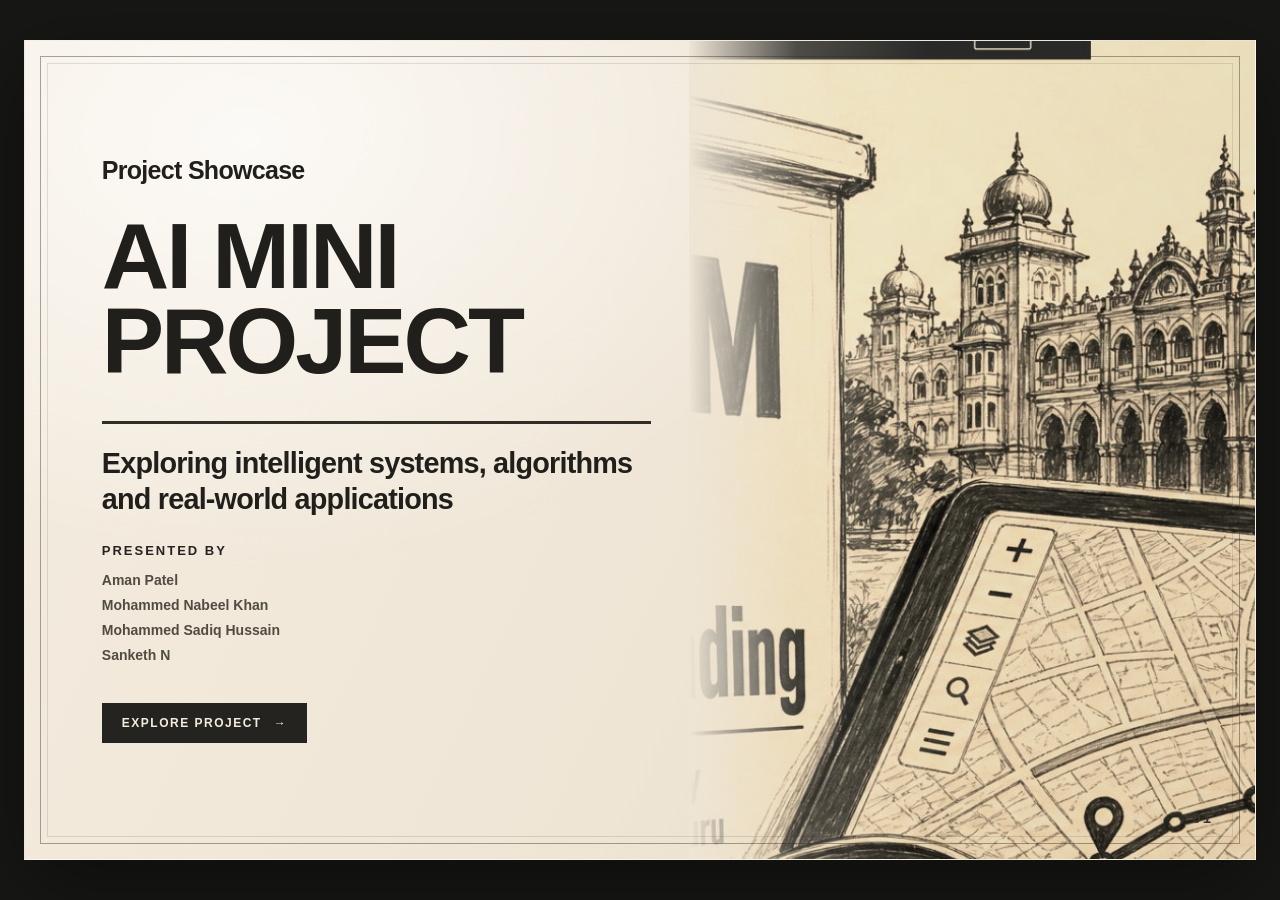
<file: frontend/frontpage.html>
<!DOCTYPE html>
<html lang="en">
<head>
  <meta charset="UTF-8">
  <meta name="viewport" content="width=device-width, initial-scale=1.0">
  <meta name="theme-color" content="#eee5d5">
  <title>AI Mini Project</title>
  <style>
    * { box-sizing: border-box; }
    html, body { margin: 0; min-height: 100%; }
    body {
      min-height: 100vh;
      display: grid;
      place-items: center;
      padding: 24px;
      color: #211f1b;
      background: #171715;
      font-family: Georgia, "Times New Roman", serif;
    }
    .presented-by {
    margin-top: 25px;
    max-width: 600px;
}

.presented-by h3 {
    font-family: Arial, sans-serif;
    font-size: 13px;
    font-weight: 800;
    text-transform: uppercase;
    letter-spacing: 2px;
    margin-bottom: 10px;
    color: #25231f;
}

.presented-by p {
    font-family: Arial, sans-serif;
    font-size: 14px;
    font-weight: 600;
    line-height: 1.8;
    color: #514b41;
    margin: 0;
}
    .cover {
      position: relative;
      isolation: isolate;
      width: min(1440px, 100%);
      min-height: min(820px, calc(100vh - 48px));
      overflow: hidden;
      display: grid;
      grid-template-columns: 1.08fr .92fr;
      background:
        radial-gradient(ellipse at 18% 12%, rgba(255,255,255,.75), transparent 42%),
        linear-gradient(115deg, #f4ecdf 0%, #eee5d5 58%, #e4d8c5 100%);
      box-shadow: 0 24px 80px rgba(0,0,0,.42);
      border: 1px solid rgba(255,255,255,.28);
    }
    .cover::before {
      content: "";
      position: absolute;
      inset: 15px;
      border: 1px solid rgba(48,44,37,.42);
      pointer-events: none;
      z-index: 3;
    }
    .cover::after {
      content: "";
      position: absolute;
      inset: 22px;
      border: 1px solid rgba(48,44,37,.13);
      pointer-events: none;
      z-index: 3;
    }
    .copy {
      z-index: 2;
      align-self: center;
      padding: clamp(42px, 6vw, 92px);
      padding-right: clamp(18px, 3vw, 42px);
    }
    .eyebrow {
      margin: 0 0 28px;
      font: 800 clamp(17px, 2vw, 25px)/1.1 Arial, sans-serif;
      letter-spacing: -.7px;
    }
    h1 {
      max-width: 760px;
      margin: 0;
      font: 900 clamp(48px, 7.3vw, 104px)/.91 Impact, "Arial Narrow", "Franklin Gothic Condensed", sans-serif;
      letter-spacing: -3px;
      text-transform: uppercase;
      text-wrap: balance;
    }
    h1 span { display: block; }
    .subtitle {
      max-width: 650px;
      margin: 38px 0 0;
      padding-top: 22px;
      border-top: 3px solid #302d27;
      font: 700 clamp(18px, 2.25vw, 29px)/1.25 Arial, sans-serif;
      letter-spacing: -.8px;
    }
    .art {
      position: relative;
      min-height: 560px;
      align-self: stretch;
      overflow: hidden;
    }
    .art img {
      position: absolute;
      inset: 0;
      width: 100%;
      height: 100%;
      object-fit: cover;
      object-position: 48% center;
      filter: sepia(.18) contrast(1.04);
      mix-blend-mode: multiply;
    }
    .art::after {
      content: "";
      position: absolute;
      inset: 0;
      background: linear-gradient(90deg, #eee5d5 0%, rgba(238,229,213,.18) 19%, transparent 42%);
      pointer-events: none;
    }
    .page-number {
      position: absolute;
      right: 42px;
      bottom: 34px;
      z-index: 4;
      color: #38342d;
      font: 700 15px/1 Arial, sans-serif;
      letter-spacing: 2px;
    }
    .enter {
      display: inline-flex;
      align-items: center;
      gap: 12px;
      margin-top: 34px;
      padding: 13px 19px;
      color: #f4ecdf;
      background: #25231f;
      border: 1px solid #25231f;
      text-decoration: none;
      text-transform: uppercase;
      letter-spacing: 1.5px;
      font: 700 12px/1 Arial, sans-serif;
      transition: background .2s, color .2s, transform .2s;
    }
    .enter:hover {
      color: #25231f;
      background: transparent;
      transform: translateY(-2px);
    }
    .enter:focus-visible { outline: 3px solid #8d7654; outline-offset: 4px; }
    @media (max-width: 760px) {
      body { padding: 0; }
      .cover {
        min-height: 100vh;
        grid-template-columns: 1fr;
        grid-template-rows: auto 42vh;
      }
      .copy { padding: 62px 34px 28px; }
      .eyebrow { margin-bottom: 20px; }
      h1 { font-size: clamp(48px, 13vw, 78px); letter-spacing: -2px; }
      .subtitle { margin-top: 25px; padding-top: 15px; }
      .art { min-height: 0; }
      .art img { object-position: center 44%; }
      .art::after { background: linear-gradient(180deg, #eee5d5 0%, transparent 28%); }
      .page-number { right: 30px; bottom: 25px; }
    }
    @media (prefers-reduced-motion: reduce) {
      *, *::before, *::after { transition: none !important; }
    }
  </style>
</head>
<body>
  <main class="cover" aria-label="AI Mini Project cover">
    <section class="copy">
      <p class="eyebrow">Project Showcase</p>
      <h1>
        <span>AI Mini</span>
        <span>Project</span>
      </h1>
      <p class="subtitle">
        Exploring intelligent systems, algorithms and real-world applications
      </p>
      <div class="presented-by">
    <h3>Presented By</h3>
    <p>
        Aman Patel<br>
        Mohammed Nabeel Khan<br>
        Mohammed Sadiq Hussain<br>
        Sanketh N
    </p>
</div>
      <a class="enter" href="index.html" aria-label="Enter project and open index.html">
        Explore project <span aria-hidden="true">→</span>
      </a>
    </section>
    <div class="art" aria-hidden="true">
      <img src="[data-uri]" alt="">
    </div>
    <span class="page-number">01</span>
  </main>
</body>
</html>
</file>
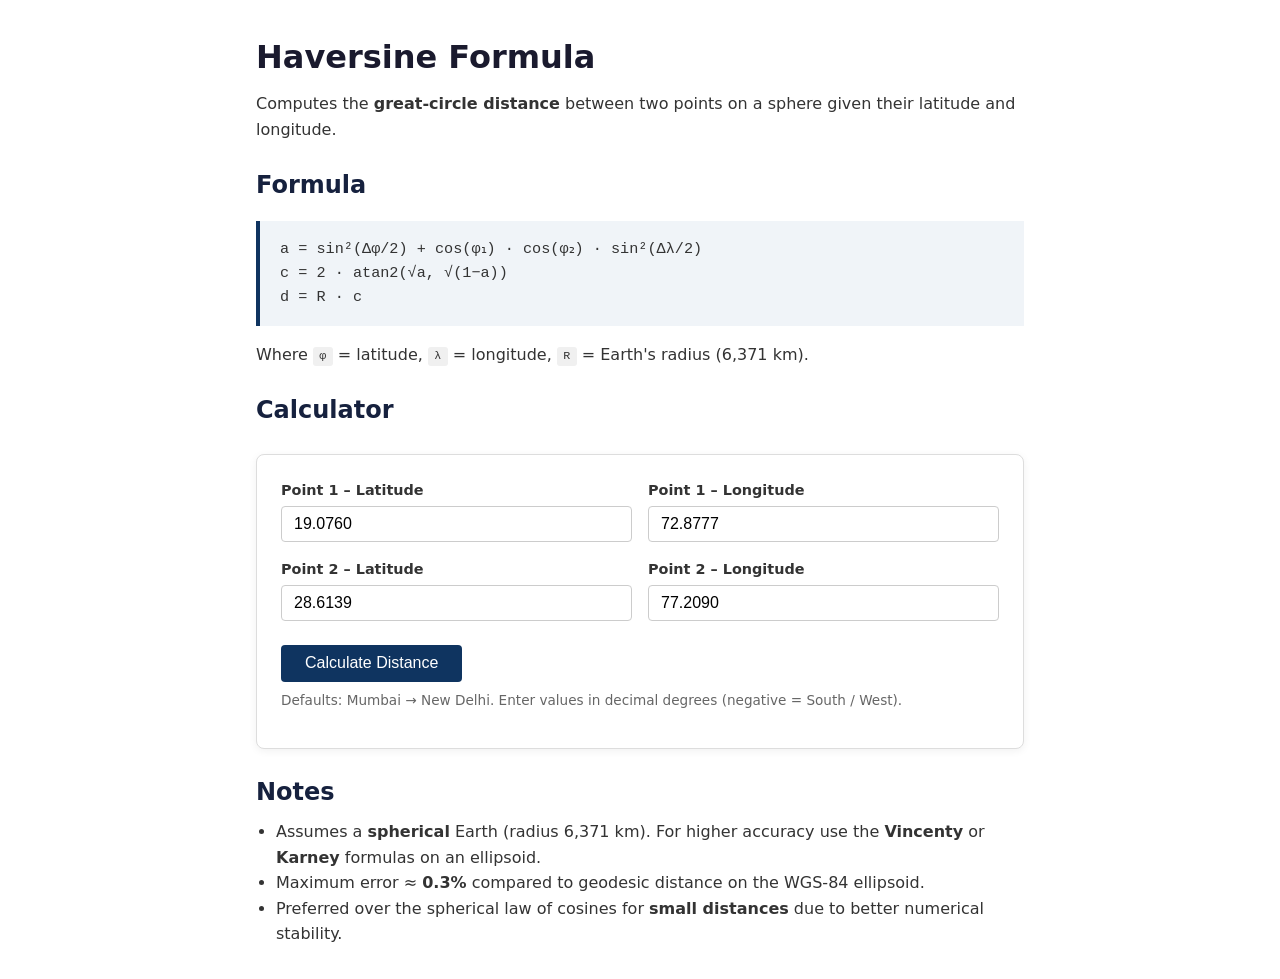
<file: frontend/haversine.html>
<!DOCTYPE html>
<html lang="en">
<head>
    <meta charset="UTF-8">
    <meta name="viewport" content="width=device-width, initial-scale=1.0">
    <title>Haversine Formula</title>
    <style>
        * { box-sizing: border-box; margin: 0; padding: 0; }
        body {
            font-family: 'Segoe UI', system-ui, sans-serif;
            max-width: 800px;
            margin: 2rem auto;
            padding: 0 1rem;
            line-height: 1.6;
            color: #333;
        }
        h1 { margin-bottom: 0.5rem; color: #1a1a2e; }
        h2 { margin: 1.5rem 0 0.5rem; color: #16213e; }
        p { margin-bottom: 0.75rem; }
        .formula {
            background: #f0f4f8;
            border-left: 4px solid #0f3460;
            padding: 1rem 1.25rem;
            margin: 1rem 0;
            font-family: 'Courier New', monospace;
            font-size: 0.95rem;
            overflow-x: auto;
        }
        .calculator {
            background: #fff;
            border: 1px solid #ddd;
            border-radius: 8px;
            padding: 1.5rem;
            margin: 1.5rem 0;
            box-shadow: 0 2px 8px rgba(0,0,0,0.06);
        }
        .row {
            display: grid;
            grid-template-columns: 1fr 1fr;
            gap: 1rem;
            margin-bottom: 1rem;
        }
        .field label {
            display: block;
            font-weight: 600;
            margin-bottom: 0.25rem;
            font-size: 0.9rem;
        }
        .field input {
            width: 100%;
            padding: 0.5rem 0.75rem;
            border: 1px solid #ccc;
            border-radius: 4px;
            font-size: 1rem;
        }
        .field input:focus {
            outline: none;
            border-color: #0f3460;
            box-shadow: 0 0 0 2px rgba(15,52,96,0.15);
        }
        button {
            background: #0f3460;
            color: #fff;
            border: none;
            padding: 0.6rem 1.5rem;
            border-radius: 4px;
            font-size: 1rem;
            cursor: pointer;
            margin-top: 0.5rem;
        }
        button:hover { background: #1a1a2e; }
        .result {
            margin-top: 1rem;
            padding: 1rem;
            background: #e8f5e9;
            border-radius: 4px;
            font-size: 1.1rem;
            font-weight: 600;
            display: none;
        }
        .result.show { display: block; }
        .note {
            font-size: 0.85rem;
            color: #666;
            margin-top: 0.5rem;
        }
        code {
            background: #f0f0f0;
            padding: 0.15rem 0.4rem;
            border-radius: 3px;
            font-size: 0.9em;
        }
    </style>
</head>
<body>

<h1>Haversine Formula</h1>
<p>Computes the <strong>great-circle distance</strong> between two points on a sphere given their latitude and longitude.</p>

<h2>Formula</h2>
<div class="formula">
a = sin²(Δφ/2) + cos(φ₁) · cos(φ₂) · sin²(Δλ/2)<br>
c = 2 · atan2(√a, √(1−a))<br>
d = R · c
</div>
<p>Where <code>φ</code> = latitude, <code>λ</code> = longitude, <code>R</code> = Earth's radius (6,371 km).</p>

<h2>Calculator</h2>
<div class="calculator">
    <div class="row">
        <div class="field">
            <label for="lat1">Point 1 – Latitude</label>
            <input type="number" id="lat1" step="any" placeholder="e.g. 19.0760" value="19.0760">
        </div>
        <div class="field">
            <label for="lon1">Point 1 – Longitude</label>
            <input type="number" id="lon1" step="any" placeholder="e.g. 72.8777" value="72.8777">
        </div>
    </div>
    <div class="row">
        <div class="field">
            <label for="lat2">Point 2 – Latitude</label>
            <input type="number" id="lat2" step="any" placeholder="e.g. 28.6139" value="28.6139">
        </div>
        <div class="field">
            <label for="lon2">Point 2 – Longitude</label>
            <input type="number" id="lon2" step="any" placeholder="e.g. 77.2090" value="77.2090">
        </div>
    </div>
    <button onclick="calc()">Calculate Distance</button>
    <div class="result" id="result"></div>
    <p class="note">Defaults: Mumbai → New Delhi. Enter values in decimal degrees (negative = South / West).</p>
</div>

<h2>Notes</h2>
<ul style="padding-left: 1.25rem; margin-bottom: 1rem;">
    <li>Assumes a <strong>spherical</strong> Earth (radius 6,371 km). For higher accuracy use the <strong>Vincenty</strong> or <strong>Karney</strong> formulas on an ellipsoid.</li>
    <li>Maximum error ≈ <strong>0.3%</strong> compared to geodesic distance on the WGS-84 ellipsoid.</li>
    <li>Preferred over the spherical law of cosines for <strong>small distances</strong> due to better numerical stability.</li>
</ul>

<script>
function haversine(lat1, lon1, lat2, lon2) {
    const R = 6371; // km
    const toRad = d => d * Math.PI / 180;
    const dLat = toRad(lat2 - lat1);
    const dLon = toRad(lon2 - lon1);
    const a = Math.sin(dLat/2)**2 +
              Math.cos(toRad(lat1)) * Math.cos(toRad(lat2)) * Math.sin(dLon/2)**2;
    const c = 2 * Math.atan2(Math.sqrt(a), Math.sqrt(1 - a));
    return R * c;
}

function calc() {
    const lat1 = parseFloat(document.getElementById('lat1').value);
    const lon1 = parseFloat(document.getElementById('lon1').value);
    const lat2 = parseFloat(document.getElementById('lat2').value);
    const lon2 = parseFloat(document.getElementById('lon2').value);
    const el = document.getElementById('result');
    if ([lat1, lon1, lat2, lon2].some(isNaN)) {
        el.textContent = '⚠ Please fill in all four fields with valid numbers.';
        el.classList.add('show');
        return;
    }
    const d = haversine(lat1, lon1, lat2, lon2);
    el.textContent = `Distance: ${d.toFixed(2)} km`;
    el.classList.add('show');
}
</script>

</body>
</html>
</file>
